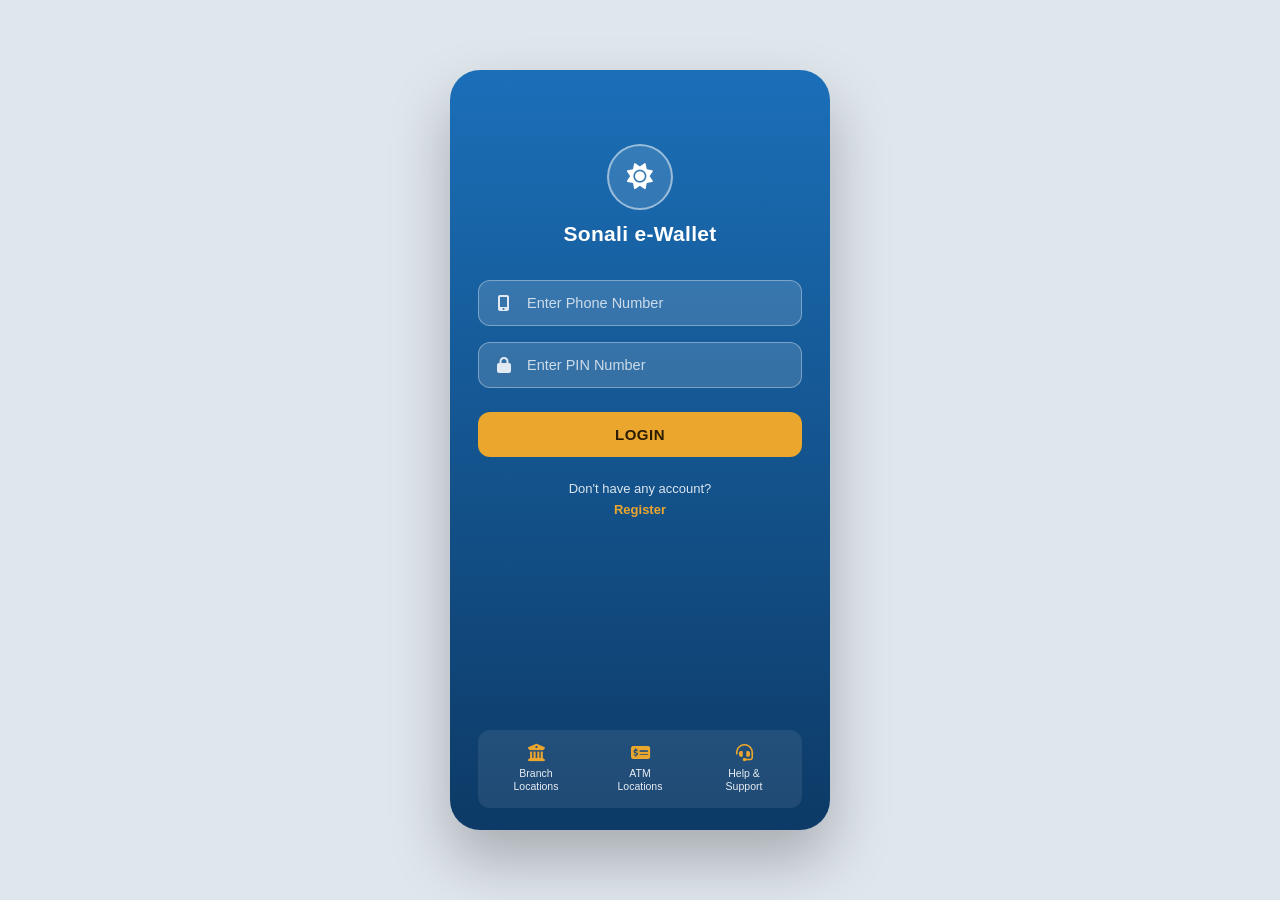
<file: index.html>
<!DOCTYPE html>
<html lang="en">
<head>
<meta charset="UTF-8" />
<meta name="viewport" content="width=device-width, initial-scale=1.0" />
<title>Sonali e-Wallet | Login</title>
<link rel="stylesheet" href="https://cdnjs.cloudflare.com/ajax/libs/font-awesome/6.5.1/css/all.min.css" />
<link rel="stylesheet" href="style.css" />
</head>
<body class="login-body">

  <div class="phone-frame">
    <div class="screen login-screen">
      <div class="login-content">
        <div class="brand">
          <div class="brand-icon"><i class="fa-solid fa-sun"></i></div>
          <h1>Sonali e-Wallet</h1>
        </div>

        <form id="loginForm" class="login-form">
          <div class="input-group">
            <i class="fa-solid fa-mobile-screen-button"></i>
            <input type="tel" id="phone" placeholder="Enter Phone Number" autocomplete="off" required />
          </div>

          <div class="input-group">
            <i class="fa-solid fa-lock"></i>
            <input type="password" id="pin" inputmode="numeric" placeholder="Enter PIN Number" autocomplete="off" required />
          </div>

          <button type="submit" class="btn-login">LOGIN</button>
        </form>

        <p class="register-text">Don't have any account?<br><a href="#" id="registerLink">Register</a></p>
      </div>

      <div class="login-footer">
        <div class="footer-item">
          <i class="fa-solid fa-building-columns"></i>
          <span>Branch<br>Locations</span>
        </div>
        <div class="footer-item">
          <i class="fa-solid fa-money-check-dollar"></i>
          <span>ATM<br>Locations</span>
        </div>
        <div class="footer-item">
          <i class="fa-solid fa-headset"></i>
          <span>Help &<br>Support</span>
        </div>
      </div>
    </div>
  </div>

  <script src="script.js"></script>
</body>
</html>
</file>
<file: style.css>
:root {
  --gold: #eaa62d;
  --gold-dark: #d99416;
  --blue: #1b6fb8;
  --blue-dark: #145a97;
  --navy: #0d3a66;
  --bg-light: #f4f6f9;
  --text-dark: #22303f;
  --text-muted: #7c8b9b;
  --white: #ffffff;
  --radius-lg: 20px;
  --radius-md: 12px;
}

* { box-sizing: border-box; }

html, body {
  margin: 0;
  padding: 0;
  font-family: "Segoe UI", Roboto, -apple-system, BlinkMacSystemFont, sans-serif;
  color: var(--text-dark);
}

body {
  min-height: 100vh;
  display: flex;
  align-items: center;
  justify-content: center;
  background: #dfe6ec;
  padding: 24px 12px;
}

/* ---------- Phone-shaped container (no bezel) ---------- */
.phone-frame {
  position: relative;
  width: 380px;
  height: 760px;
  border-radius: 30px;
  box-shadow: 0 30px 60px rgba(0,0,0,0.25);
}

.screen {
  width: 100%;
  height: 100%;
  border-radius: 30px;
  overflow: hidden;
  position: relative;
  display: flex;
  flex-direction: column;
  background: var(--white);
}

/* ---------- Login screen ---------- */
.login-screen {
  background: linear-gradient(180deg, #1b6fb8 0%, #0d3a66 100%);
  color: var(--white);
  justify-content: space-between;
  padding: 56px 28px 22px;
}

.login-content {
  display: flex;
  flex-direction: column;
  align-items: center;
  margin-top: 18px;
}

.brand {
  display: flex;
  flex-direction: column;
  align-items: center;
  gap: 12px;
  margin-bottom: 34px;
}

.brand-icon {
  width: 66px;
  height: 66px;
  border-radius: 50%;
  background: rgba(255,255,255,0.12);
  border: 2px solid rgba(255,255,255,0.5);
  display: flex;
  align-items: center;
  justify-content: center;
  font-size: 26px;
  color: var(--white);
}

.brand h1 {
  font-size: 21px;
  font-weight: 600;
  margin: 0;
  letter-spacing: 0.3px;
}

.login-form {
  width: 100%;
  display: flex;
  flex-direction: column;
  gap: 16px;
}

.input-group {
  display: flex;
  align-items: center;
  gap: 12px;
  background: rgba(255,255,255,0.14);
  border: 1px solid rgba(255,255,255,0.35);
  border-radius: var(--radius-md);
  padding: 13px 16px;
}

.input-group i {
  color: rgba(255,255,255,0.85);
  width: 18px;
  text-align: center;
}

.input-group input {
  flex: 1;
  background: transparent;
  border: none;
  outline: none;
  color: var(--white);
  font-size: 14.5px;
}

.input-group input::placeholder {
  color: rgba(255,255,255,0.75);
}

.btn-login {
  margin-top: 8px;
  background: var(--gold);
  color: #2b1c02;
  border: none;
  border-radius: var(--radius-md);
  padding: 14px;
  font-size: 15px;
  font-weight: 700;
  letter-spacing: 0.5px;
  cursor: pointer;
  transition: background 0.15s ease, transform 0.1s ease;
}

.btn-login:hover { background: var(--gold-dark); }
.btn-login:active { transform: scale(0.98); }

.register-text {
  margin-top: 22px;
  text-align: center;
  font-size: 13px;
  color: rgba(255,255,255,0.85);
  line-height: 1.6;
}

.register-text a {
  color: var(--gold);
  font-weight: 700;
  text-decoration: none;
}

.login-footer {
  display: flex;
  justify-content: space-between;
  gap: 8px;
  background: rgba(255,255,255,0.08);
  border-radius: var(--radius-md);
  padding: 14px 10px;
}

.footer-item {
  flex: 1;
  display: flex;
  flex-direction: column;
  align-items: center;
  gap: 6px;
  font-size: 10.5px;
  text-align: center;
  color: rgba(255,255,255,0.9);
  line-height: 1.3;
}

.footer-item i {
  font-size: 17px;
  color: var(--gold);
}

.error-text {
  color: #ffd7d7;
  font-size: 12.5px;
  text-align: center;
  margin-top: 10px;
  min-height: 14px;
}

/* ---------- Dashboard screen ---------- */
.dashboard-screen {
  background: var(--bg-light);
}

.dash-header {
  background: linear-gradient(135deg, var(--gold) 0%, var(--gold-dark) 100%);
  color: var(--white);
  display: flex;
  align-items: center;
  justify-content: space-between;
  padding: 34px 18px 20px;
  border-radius: 0 0 22px 22px;
}

.dash-brand {
  display: flex;
  align-items: center;
  gap: 10px;
  font-size: 15.5px;
  font-weight: 600;
}

.dash-brand i { font-size: 18px; }

.dash-actions {
  display: flex;
  align-items: center;
  gap: 14px;
  font-size: 17px;
}

.avatar {
  width: 30px;
  height: 30px;
  border-radius: 50%;
  background: rgba(255,255,255,0.9);
  color: var(--blue);
  display: flex;
  align-items: center;
  justify-content: center;
  font-size: 14px;
}

.balance-toggle {
  display: flex;
  gap: 10px;
  background: var(--blue);
  margin: -14px 16px 0;
  border-radius: var(--radius-md);
  padding: 12px;
  position: relative;
  z-index: 2;
  box-shadow: 0 8px 18px rgba(27,111,184,0.3);
}

.balance-btn {
  flex: 1;
  background: transparent;
  border: 1.5px solid rgba(255,255,255,0.7);
  border-radius: 8px;
  color: var(--white);
  padding: 10px 6px;
  font-size: 12.5px;
  font-weight: 600;
  cursor: pointer;
  transition: background 0.15s ease;
}

.balance-btn.active,
.balance-btn:hover {
  background: rgba(255,255,255,0.18);
}

.balance-display {
  margin: 12px 16px 0;
  background: var(--white);
  border-radius: var(--radius-md);
  padding: 14px 16px;
  display: flex;
  flex-direction: column;
  gap: 4px;
  box-shadow: 0 4px 10px rgba(0,0,0,0.05);
}

.balance-display.hidden { display: none; }

.balance-label {
  font-size: 11.5px;
  color: var(--text-muted);
  font-weight: 600;
  text-transform: uppercase;
  letter-spacing: 0.4px;
}

.balance-amount {
  font-size: 21px;
  font-weight: 700;
  color: var(--navy);
  display: flex;
  align-items: center;
  gap: 6px;
}

.dash-grid {
  flex: 1;
  overflow-y: auto;
  display: grid;
  grid-template-columns: repeat(3, 1fr);
  gap: 10px;
  padding: 16px 14px 90px;
}

.grid-item {
  background: var(--white);
  border: none;
  border-radius: var(--radius-md);
  padding: 14px 6px;
  display: flex;
  flex-direction: column;
  align-items: center;
  gap: 8px;
  font-size: 10.8px;
  font-weight: 600;
  color: var(--text-dark);
  cursor: pointer;
  box-shadow: 0 2px 6px rgba(0,0,0,0.05);
  transition: transform 0.1s ease;
}

.grid-item:active { transform: scale(0.96); }

.grid-item i { font-size: 21px; }

.icon-blue { color: var(--blue); }
.icon-green { color: #2fa96a; }
.icon-orange { color: #e8792f; }
.icon-teal { color: #1a8f8f; }
.icon-red { color: #d64545; }
.icon-yellow { color: var(--gold-dark); }

.call-fab {
  position: absolute;
  right: 16px;
  bottom: 92px;
  width: 46px;
  height: 46px;
  border-radius: 50%;
  background: var(--blue);
  color: var(--white);
  border: none;
  font-size: 17px;
  box-shadow: 0 6px 14px rgba(27,111,184,0.45);
  cursor: pointer;
}

.bottom-nav {
  position: absolute;
  bottom: 0;
  left: 0;
  right: 0;
  background: var(--white);
  display: flex;
  align-items: center;
  justify-content: space-around;
  padding: 10px 6px 14px;
  box-shadow: 0 -4px 12px rgba(0,0,0,0.06);
}

.nav-item {
  background: transparent;
  border: none;
  display: flex;
  flex-direction: column;
  align-items: center;
  gap: 4px;
  font-size: 9.5px;
  color: var(--text-muted);
  font-weight: 600;
  cursor: pointer;
}

.nav-item i { font-size: 16px; }

.nav-item.active { color: var(--gold-dark); }

.nav-qr {
  background: var(--gold);
  color: var(--white);
  width: 48px;
  height: 48px;
  border-radius: 50%;
  margin-top: -26px;
  box-shadow: 0 6px 14px rgba(234,166,45,0.5);
  font-size: 19px !important;
}

.nav-qr i { font-size: 19px; }

/* ---------- Responsive ---------- */
@media (max-width: 400px) {
  .phone-frame {
    width: 100%;
    max-width: 380px;
    height: 92vh;
  }
}
</file>
